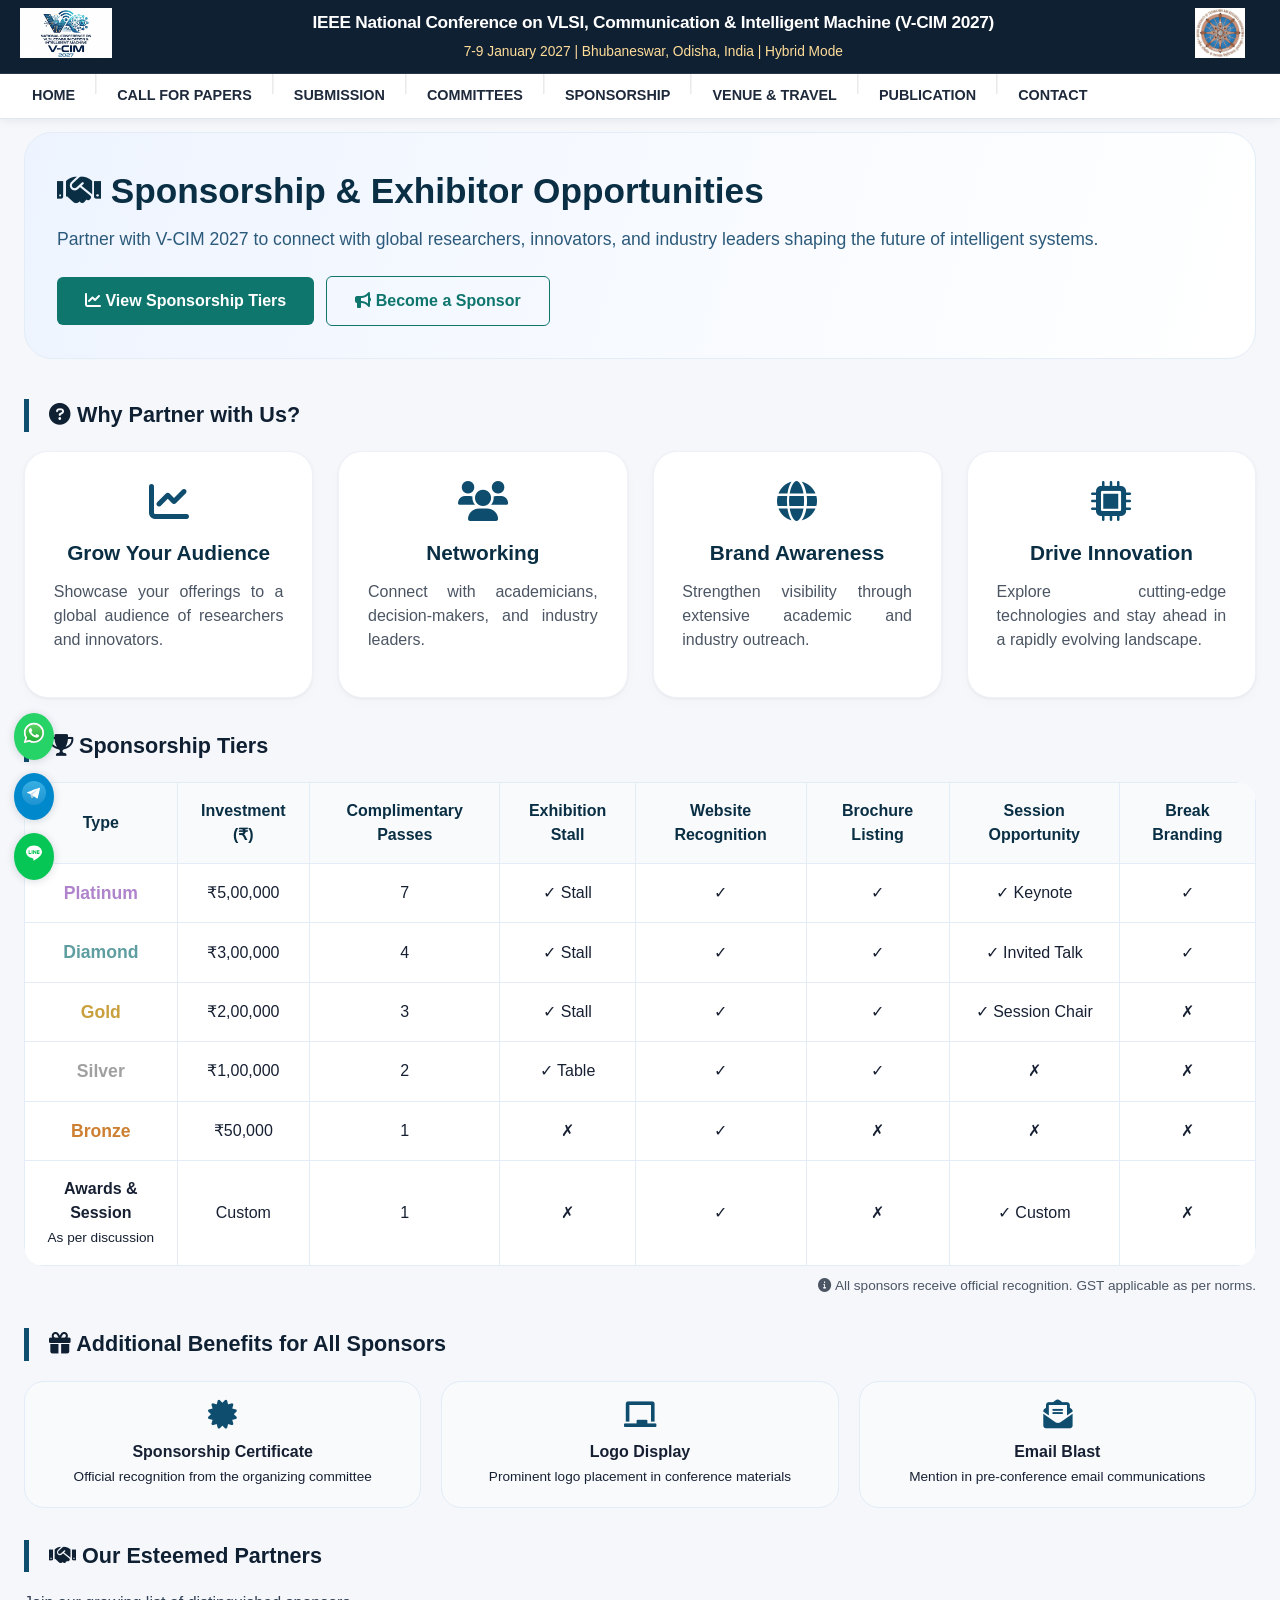
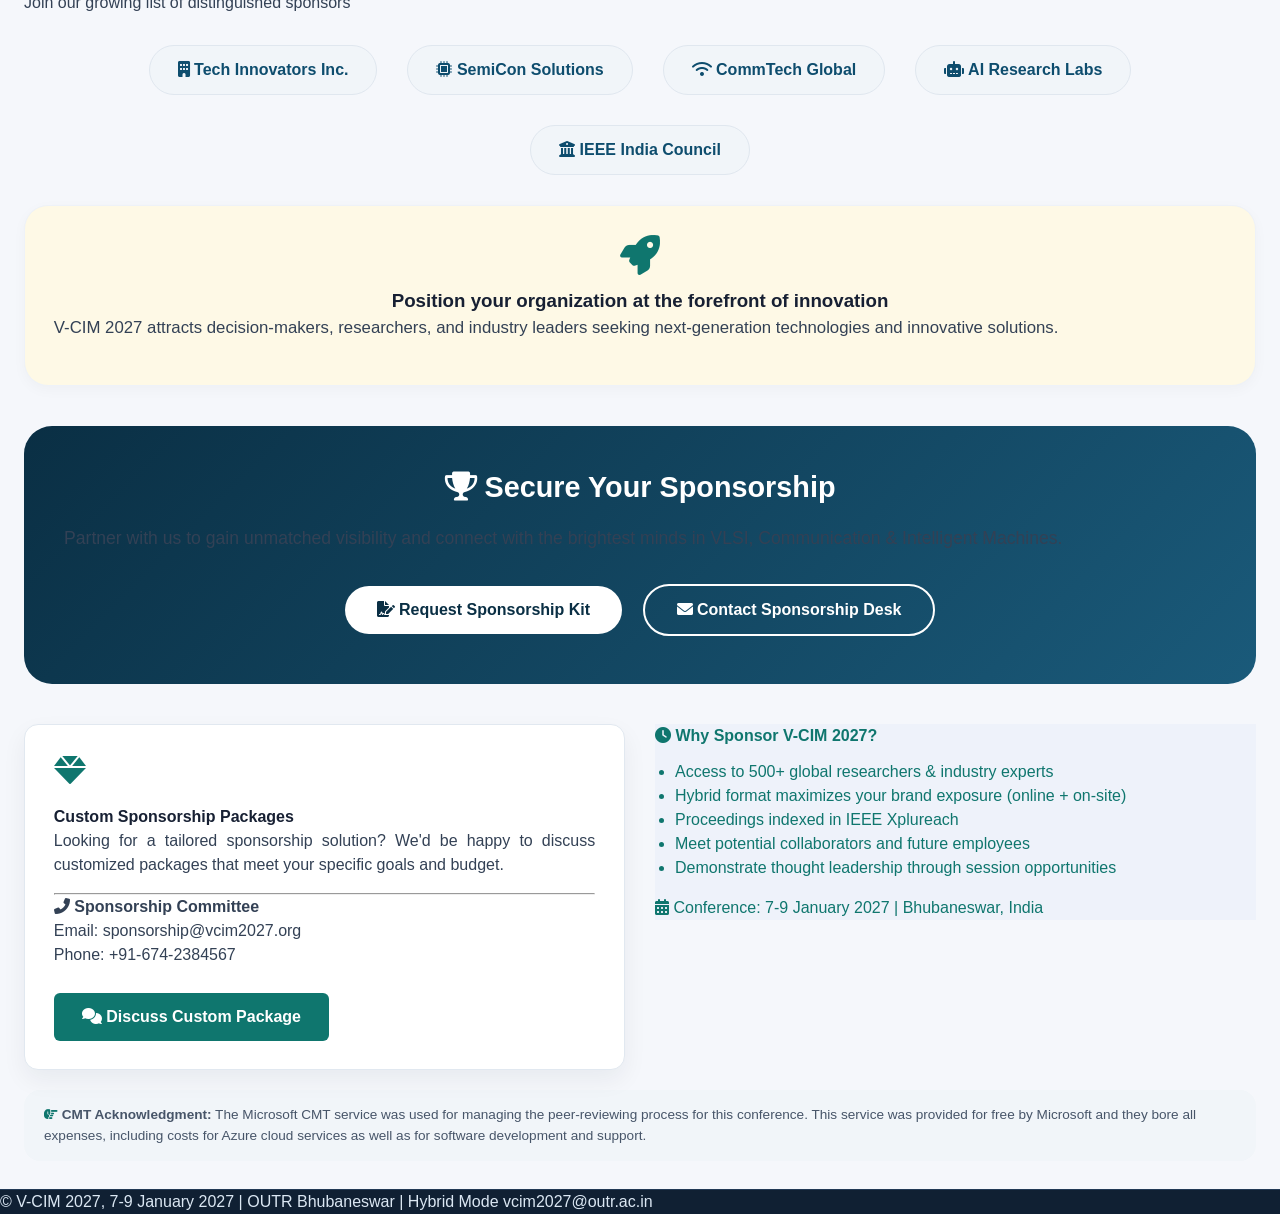
<file: sponsorship.html>
﻿<!DOCTYPE html>
<html lang="en">
<head>
    <meta charset="UTF-8">
    <meta name="viewport" content="width=device-width, initial-scale=1.0, user-scalable=yes">
    <title>V-CIM 2027 | Sponsorship & Exhibitor Opportunities - Partner with Us</title>
    
    <!-- Icons -->
    <link rel="stylesheet" href="https://cdnjs.cloudflare.com/ajax/libs/font-awesome/6.0.0-beta3/css/all.min.css">
    
    <!-- Main Stylesheet from css folder -->
    <link rel="stylesheet" href="css/style.css">
    
    <style>
        /* Page-specific styles for Sponsorship page - consistent with conference theme */
        .main-content {
            max-width: 1280px;
            margin: 160px auto 40px;
            padding: 0 24px;
        }

        .hero-sponsor {
            background: linear-gradient(105deg, #eef4ff 0%, #ffffff 100%);
            border-radius: 28px;
            padding: 2rem;
            margin-bottom: 40px;
            border: 1px solid #e2edf7;
        }

        .hero-sponsor h1 {
            font-size: 2.2rem;
            font-weight: 700;
            color: #0a2f44;
            margin-bottom: 0.5rem;
        }

        .hero-sponsor .tagline {
            font-size: 1.1rem;
            color: #2c5a7a;
            margin-bottom: 1rem;
        }

        .btn-primary-custom {
            background: #0e4d6e;
            border: none;
            padding: 12px 28px;
            border-radius: 40px;
            font-weight: 600;
            transition: 0.2s;
            color: white;
            text-decoration: none;
            display: inline-block;
        }

        .btn-primary-custom:hover {
            background: #1f7a9e;
            transform: translateY(-2px);
            color: white;
        }

        .btn-outline-custom {
            background: transparent;
            border: 1px solid #0e4d6e;
            padding: 12px 28px;
            border-radius: 40px;
            font-weight: 600;
            color: #0e4d6e;
            text-decoration: none;
            display: inline-block;
        }

        .btn-outline-custom:hover {
            background: #eef3fc;
        }

        .section-title {
            font-size: 1.8rem;
            font-weight: 700;
            margin: 2rem 0 1.2rem;
            border-left: 5px solid #0e4d6e;
            padding-left: 20px;
            color: #0a2f44;
        }

        .section-title:first-of-type {
            margin-top: 0;
        }

        /* Why Partner Cards */
        .partner-card {
            background: white;
            border-radius: 24px;
            padding: 1.8rem;
            box-shadow: 0 4px 14px rgba(0,0,0,0.02), 0 1px 3px rgba(0,0,0,0.05);
            border: 1px solid #eef2f8;
            text-align: center;
            transition: transform 0.2s;
            height: 100%;
        }
        .partner-card:hover {
            transform: translateY(-5px);
            box-shadow: 0 12px 24px rgba(0,0,0,0.08);
        }
        .partner-card i {
            font-size: 2.5rem;
            color: #0e4d6e;
            margin-bottom: 1rem;
        }
        .partner-card h4 {
            font-size: 1.3rem;
            font-weight: 700;
            margin-bottom: 0.75rem;
            color: #0a2f44;
        }
        .partner-card p {
            color: #4b5563;
            line-height: 1.5;
        }

        /* Sponsorship Table */
        .sponsor-table {
            width: 100%;
            border-collapse: collapse;
            border-radius: 20px;
            overflow: hidden;
            box-shadow: 0 5px 20px rgba(0,0,0,0.04);
            background: white;
        }
        .sponsor-table th, .sponsor-table td {
            border: 1px solid #e2edf7;
            padding: 16px 14px;
            vertical-align: middle;
            text-align: center;
        }
        .sponsor-table th {
            background: #f8fafc;
            font-weight: 700;
            color: #0a2f44;
            font-size: 1rem;
        }
        .sponsor-table td {
            background: white;
        }
        .sponsor-table tr:hover td {
            background-color: #fefce8;
        }
        .tier-badge {
            font-weight: 700;
            font-size: 1.1rem;
        }
        .tier-platinum { color: #b084cc; }
        .tier-diamond { color: #5f9ea0; }
        .tier-gold { color: #c9a03d; }
        .tier-silver { color: #a0a0a0; }
        .tier-bronze { color: #cd7f32; }
        .check-mark { color: #2e7d64; font-weight: bold; }
        .table-wrapper {
            overflow-x: auto;
            border-radius: 20px;
            margin: 20px 0 10px;
        }

        /* Benefits Grid */
        .benefits-grid {
            display: flex;
            flex-wrap: wrap;
            gap: 20px;
            margin: 20px 0;
        }
        .benefit-item {
            flex: 1;
            min-width: 200px;
            background: #f8fafc;
            border-radius: 20px;
            padding: 1.2rem;
            text-align: center;
            border: 1px solid #e2edf7;
        }
        .benefit-item i {
            font-size: 1.8rem;
            color: #0e4d6e;
            margin-bottom: 10px;
        }

        .partner-logos {
            display: flex;
            flex-wrap: wrap;
            gap: 30px;
            justify-content: center;
            align-items: center;
            margin: 30px 0;
        }
        .partner-placeholder {
            background: #f1f5f9;
            border-radius: 40px;
            padding: 12px 28px;
            font-weight: 600;
            color: #0e4d6e;
            font-size: 1rem;
            border: 1px solid #e0e7ef;
        }

        .cta-section {
            background: linear-gradient(135deg, #0a2f44 0%, #1a5a7a 100%);
            border-radius: 28px;
            padding: 2.5rem;
            color: white;
            text-align: center;
            margin: 40px 0;
        }
        .cta-section h3 {
            font-size: 1.8rem;
            margin-bottom: 1rem;
        }
        .cta-section .btn-light {
            background: white;
            color: #0a2f44;
            padding: 12px 32px;
            border-radius: 40px;
            font-weight: 700;
            text-decoration: none;
            display: inline-block;
            margin: 0.5rem;
            transition: 0.2s;
        }
        .cta-section .btn-light:hover {
            background: #eef4ff;
            transform: translateY(-2px);
        }
        .cta-section .btn-outline-light {
            background: transparent;
            border: 2px solid white;
            color: white;
            padding: 12px 32px;
            border-radius: 40px;
            font-weight: 700;
            text-decoration: none;
            display: inline-block;
            margin: 0.5rem;
        }
        .cta-section .btn-outline-light:hover {
            background: rgba(255,255,255,0.1);
        }

        .custom-card {
            background: white;
            border-radius: 24px;
            padding: 1.8rem;
            box-shadow: 0 4px 14px rgba(0,0,0,0.03);
            border: 1px solid #eef2f8;
            margin: 30px 0;
        }

        .mt-3 { margin-top: 1rem; }
        .mt-4 { margin-top: 1.5rem; }
        .mb-3 { margin-bottom: 1rem; }
        .text-muted { color: #4b5563; }
        .small { font-size: 0.85rem; }

        @media (max-width: 820px) {
            .main-content { margin-top: 140px; }
            .hero-sponsor h1 { font-size: 1.6rem; }
            .hero-sponsor { padding: 1.5rem; }
            .sponsor-table th, .sponsor-table td { padding: 10px 8px; font-size: 0.75rem; }
            .section-title { font-size: 1.5rem; }
            .partner-card { padding: 1.2rem; }
        }
    </style>
</head>
<body>

<button id="topBtn" title="Go to top"><i class="fas fa-arrow-up"></i></button>

<div class="header">
    <div class="top">
        <div class="row">
            <div class="logoes">
                <img src="images/vcim.png" alt="V-CIM Logo" onerror="this.src='data:image/svg+xml,%3Csvg xmlns=\'http://www.w3.org/2000/svg\' viewBox=\'0 0 100 100\'%3E%3Ccircle cx=\'50\' cy=\'50\' r=\'45\' fill=\'%23ffffff\'/%3E%3Cpath fill=\'%230a2f44\' d=\'M30 30 L70 30 L70 70 L30 70 Z\'/%3E%3Ctext x=\'50\' y=\'68\' font-size=\'28\' text-anchor=\'middle\' fill=\'white\' font-weight=\'bold\'%3EVC%3C/text%3E%3C/svg%3E'">
            </div>
            <div class="site-info">
                <div id="siteDescribe"><b>IEEE National Conference on VLSI, Communication & Intelligent Machine (V-CIM 2027)</b></div>
                <div id="siteName">7-9 January 2027 | Bhubaneswar, Odisha, India | Hybrid Mode</div>
            </div>
            <div class="logoer">
                <img src="images/outr.png" alt="OUTR Logo" onerror="this.src='data:image/svg+xml,%3Csvg xmlns=\'http://www.w3.org/2000/svg\' viewBox=\'0 0 100 100\'%3E%3Crect width=\'100\' height=\'100\' fill=\'%23ffffff\'/%3E%3Ctext x=\'15\' y=\'68\' fill=\'%230a2f44\' font-size=\'18\'%3EOUTR%3C/text%3E%3C/svg%3E'">
            </div>
        </div>
    </div>

    <div class="nav">
        <button class="menu-toggle" aria-label="Menu">&#9776;</button>
        <ul class="nav-list">
            <li class="nav-item"><a href="index.html">HOME</a></li><li class="nav-div"><img src="data:image/svg+xml,%3Csvg xmlns='http://www.w3.org/2000/svg' viewBox='0 0 2 20'%3E%3Crect width='1.5' height='20' fill='%23ccc'/%3E%3C/svg%3E" alt=""></li>
            <li class="nav-item"><a href="callforpapers.html">CALL FOR PAPERS</a></li><li class="nav-div"><img src="data:image/svg+xml,%3Csvg xmlns='http://www.w3.org/2000/svg' viewBox='0 0 2 20'%3E%3Crect width='1.5' height='20' fill='%23ccc'/%3E%3C/svg%3E" alt=""></li>
            <li class="nav-item"><a href="submission.html">SUBMISSION</a></li><li class="nav-div"><img src="data:image/svg+xml,%3Csvg xmlns='http://www.w3.org/2000/svg' viewBox='0 0 2 20'%3E%3Crect width='1.5' height='20' fill='%23ccc'/%3E%3C/svg%3E" alt=""></li>
            <li class="nav-item"><a href="committee.html">COMMITTEES</a></li><li class="nav-div"><img src="data:image/svg+xml,%3Csvg xmlns='http://www.w3.org/2000/svg' viewBox='0 0 2 20'%3E%3Crect width='1.5' height='20' fill='%23ccc'/%3E%3C/svg%3E" alt=""></li>
            <li class="nav-item"><a href="sponsorship.html">SPONSORSHIP</a></li><li class="nav-div"><img src="data:image/svg+xml,%3Csvg xmlns='http://www.w3.org/2000/svg' viewBox='0 0 2 20'%3E%3Crect width='1.5' height='20' fill='%23ccc'/%3E%3C/svg%3E" alt=""></li>
            <li class="nav-item"><a href="venue.html">VENUE & TRAVEL</a></li><li class="nav-div"><img src="data:image/svg+xml,%3Csvg xmlns='http://www.w3.org/2000/svg' viewBox='0 0 2 20'%3E%3Crect width='1.5' height='20' fill='%23ccc'/%3E%3C/svg%3E" alt=""></li>
            <li class="nav-item"><a href="publication.html">PUBLICATION</a></li><li class="nav-div"><img src="data:image/svg+xml,%3Csvg xmlns='http://www.w3.org/2000/svg' viewBox='0 0 2 20'%3E%3Crect width='1.5' height='20' fill='%23ccc'/%3E%3C/svg%3E" alt=""></li>
            <li class="nav-item"><a href="contact.html">CONTACT</a></li>
        </ul>
    </div>
</div>


<main class="main-content">
    <!-- Hero Section -->
    <div class="hero-sponsor">
        <h1><i class="fas fa-handshake"></i> Sponsorship & Exhibitor Opportunities</h1>
        <div class="tagline">Partner with V-CIM 2027 to connect with global researchers, innovators, and industry leaders shaping the future of intelligent systems.</div>
        <div class="mt-4" style="display: flex; flex-wrap: wrap; gap: 12px; align-items: center;">
            <a href="#" class="btn-primary-custom"><i class="fas fa-chart-line"></i> View Sponsorship Tiers</a>
            <a href="#" class="btn-outline-custom"><i class="fas fa-bullhorn"></i> Become a Sponsor</a>
        </div>
    </div>

    <!-- Why Partner With Us -->
    <h2 class="section-title"><i class="fas fa-question-circle"></i> Why Partner with Us?</h2>
    <div style="display: flex; flex-wrap: wrap; gap: 25px; margin-bottom: 20px;">
        <div style="flex: 1; min-width: 220px;">
            <div class="partner-card">
                <i class="fas fa-chart-line"></i>
                <h4>Grow Your Audience</h4>
                <p>Showcase your offerings to a global audience of researchers and innovators.</p>
            </div>
        </div>
        <div style="flex: 1; min-width: 220px;">
            <div class="partner-card">
                <i class="fas fa-users"></i>
                <h4>Networking</h4>
                <p>Connect with academicians, decision-makers, and industry leaders.</p>
            </div>
        </div>
        <div style="flex: 1; min-width: 220px;">
            <div class="partner-card">
                <i class="fas fa-globe"></i>
                <h4>Brand Awareness</h4>
                <p>Strengthen visibility through extensive academic and industry outreach.</p>
            </div>
        </div>
        <div style="flex: 1; min-width: 220px;">
            <div class="partner-card">
                <i class="fas fa-microchip"></i>
                <h4>Drive Innovation</h4>
                <p>Explore cutting-edge technologies and stay ahead in a rapidly evolving landscape.</p>
            </div>
        </div>
    </div>

    <!-- Sponsorship Tiers Table -->
    <h2 class="section-title"><i class="fas fa-trophy"></i> Sponsorship Tiers</h2>
    <div class="table-wrapper">
        <table class="sponsor-table">
            <thead>
                <tr><th>Type</th><th>Investment (₹)</th><th>Complimentary Passes</th><th>Exhibition Stall</th><th>Website Recognition</th><th>Brochure Listing</th><th>Session Opportunity</th><th>Break Branding</th></tr>
            </thead>
            <tbody>
                <tr><td class="tier-badge tier-platinum"><strong>Platinum</strong></td><td>₹5,00,000</td><td>7</td><td>✓ Stall</td><td>✓</td><td>✓</td><td>✓ Keynote</td><td>✓</td></tr>
                <tr><td class="tier-badge tier-diamond"><strong>Diamond</strong></td><td>₹3,00,000</td><td>4</td><td>✓ Stall</td><td>✓</td><td>✓</td><td>✓ Invited Talk</td><td>✓</td></tr>
                <tr><td class="tier-badge tier-gold"><strong>Gold</strong></td><td>₹2,00,000</td><td>3</td><td>✓ Stall</td><td>✓</td><td>✓</td><td>✓ Session Chair</td><td>✗</td></tr>
                <tr><td class="tier-badge tier-silver"><strong>Silver</strong></td><td>₹1,00,000</td><td>2</td><td>✓ Table</td><td>✓</td><td>✓</td><td>✗</td><td>✗</td></tr>
                <tr><td class="tier-badge tier-bronze"><strong>Bronze</strong></td><td>₹50,000</td><td>1</td><td>✗</td><td>✓</td><td>✗</td><td>✗</td><td>✗</td></tr>
                <tr><td><strong>Awards & Session</strong><br><span class="small">As per discussion</span></td><td>Custom</td><td>1</td><td>✗</td><td>✓</td><td>✗</td><td>✓ Custom</td><td>✗</td></tr>
            </tbody>
        </table>
    </div>
    <div class="small text-muted" style="margin-top: 6px; text-align: right;"><i class="fas fa-info-circle"></i> All sponsors receive official recognition. GST applicable as per norms.</div>

    <!-- Additional Benefits for All Sponsors -->
    <h2 class="section-title"><i class="fas fa-gift"></i> Additional Benefits for All Sponsors</h2>
    <div class="benefits-grid">
        <div class="benefit-item"><i class="fas fa-certificate"></i><br><strong>Sponsorship Certificate</strong><br><span class="small">Official recognition from the organizing committee</span></div>
        <div class="benefit-item"><i class="fas fa-chalkboard"></i><br><strong>Logo Display</strong><br><span class="small">Prominent logo placement in conference materials</span></div>
        <div class="benefit-item"><i class="fas fa-envelope-open-text"></i><br><strong>Email Blast</strong><br><span class="small">Mention in pre-conference email communications</span></div>
    </div>

    <!-- Our Esteemed Partners -->
    <h2 class="section-title"><i class="fas fa-handshake"></i> Our Esteemed Partners</h2>
    <p>Join our growing list of distinguished sponsors</p>
    <div class="partner-logos">
        <div class="partner-placeholder"><i class="fas fa-building"></i> Tech Innovators Inc.</div>
        <div class="partner-placeholder"><i class="fas fa-microchip"></i> SemiCon Solutions</div>
        <div class="partner-placeholder"><i class="fas fa-wifi"></i> CommTech Global</div>
        <div class="partner-placeholder"><i class="fas fa-robot"></i> AI Research Labs</div>
        <div class="partner-placeholder"><i class="fas fa-university"></i> IEEE India Council</div>
    </div>

    <!-- Position your organization at the forefront -->
    <div class="custom-card" style="text-align: center; background: #fef9e6;">
        <i class="fas fa-rocket" style="font-size: 2.5rem; color: #0e4d6e;"></i>
        <h3 style="margin-top: 10px;">Position your organization at the forefront of innovation</h3>
        <p style="font-size: 1.05rem;">V-CIM 2027 attracts decision-makers, researchers, and industry leaders seeking next-generation technologies and innovative solutions.</p>
    </div>

    <!-- Secure Your Sponsorship + Custom Packages CTA -->
    <div class="cta-section">
        <h3><i class="fas fa-trophy"></i> Secure Your Sponsorship</h3>
        <p style="font-size: 1.1rem; margin-bottom: 1.5rem;">Partner with us to gain unmatched visibility and connect with the brightest minds in VLSI, Communication & Intelligent Machines.</p>
        <a href="#" class="btn-light"><i class="fas fa-file-signature"></i> Request Sponsorship Kit</a>
        <a href="#" class="btn-outline-light"><i class="fas fa-envelope"></i> Contact Sponsorship Desk</a>
    </div>

    <!-- Custom Sponsorship Packages -->
    <div style="display: flex; gap: 30px; flex-wrap: wrap; margin: 30px 0 20px;">
        <div style="flex: 1; min-width: 280px;">
            <div class="info-card" style="background: white; border-radius: 24px; padding: 1.8rem;">
                <i class="fas fa-gem" style="font-size: 2rem; color: #0e4d6e;"></i>
                <h4 class="mt-3">Custom Sponsorship Packages</h4>
                <p>Looking for a tailored sponsorship solution? We'd be happy to discuss customized packages that meet your specific goals and budget.</p>
                <hr>
                <p><i class="fas fa-phone-alt"></i> <strong>Sponsorship Committee</strong><br>Email: sponsorship@vcim2027.org<br>Phone: +91-674-2384567</p>
                <a href="#" class="btn-primary-custom" style="margin-top: 10px; display: inline-block;"><i class="fas fa-comments"></i> Discuss Custom Package</a>
            </div>
        </div>
        <div style="flex: 1; min-width: 280px;">
            <div class="notes-card" style="background: #eef2fa; border-left-color: #0e4d6e;">
                <h4><i class="fas fa-clock"></i> Why Sponsor V-CIM 2027?</h4>
                <ul style="margin-top: 12px; padding-left: 20px;">
                    <li>Access to 500+ global researchers & industry experts</li>
                    <li>Hybrid format maximizes your brand exposure (online + on-site)</li>
                    <li>Proceedings indexed in IEEE Xplureach</li>
                    <li>Meet potential collaborators and future employees</li>
                    <li>Demonstrate thought leadership through session opportunities</li>
                </ul>
                <div class="mt-3"><i class="fas fa-calendar-alt"></i> Conference: 7-9 January 2027 | Bhubaneswar, India</div>
            </div>
        </div>
    </div>

    <!-- CMT Acknowledgment (keeping consistency) -->
    <div style="margin-top: 20px; margin-bottom: 20px; padding: 15px 20px; background: #f1f5f9; border-radius: 16px; color: #475569; font-size: 0.85rem;">
        <i class="fas fa-hand-point-right" style="color:#0e4d6e;"></i> <strong>CMT Acknowledgment:</strong> The Microsoft CMT service was used for managing the peer-reviewing process for this conference. This service was provided for free by Microsoft and they bore all expenses, including costs for Azure cloud services as well as for software development and support.
    </div>
</main>

<footer class="site-footer">
    <div class="uniform-footer-line">&copy; V-CIM 2027, 7-9 January 2027 | OUTR Bhubaneswar | Hybrid Mode vcim2027@outr.ac.in</div>
</footer>

<div class="whatsapp-icon"><a href="#" aria-label="WhatsApp"><img src="images/WhatsApp.svg" alt="WhatsApp"></a></div>
<div class="telegram-icon"><a href="#" aria-label="Telegram"><img src="images/Telegram_logo.svg" alt="Telegram"></a></div>
<div class="line-icon"><a href="#" aria-label="Line"><img src="images/LINE_logo.svg" alt="Line"></a></div>

<script src="js/script.js"></script>
</body>
</html>
</file>
<file: css/style.css>
/* style.css - V-CIM 2027 Conference Website */
* {
    margin: 0;
    padding: 0;
    box-sizing: border-box;
}

body {
    font-family: Inter, "Segoe UI", Roboto, Arial, sans-serif;
    background: #f5f7fb;
    color: #172033;
    line-height: 1.5;
}

/* HEADER (fixed) */
.header {
    position: fixed;
    top: 0;
    left: 0;
    right: 0;
    z-index: 1000;
    background: white;
    box-shadow: 0 1px 10px rgba(15,23,42,0.08);
    transition: top 0.3s ease;
}

.top {
    background: #102033;
    padding: 8px 20px;
    border-bottom: 1px solid rgba(255,255,255,0.1);
}

.row {
    max-width: 1280px;
    margin: 0 auto;
    display: flex;
    align-items: center;
    justify-content: space-between;
    flex-wrap: wrap;
    gap: 15px;
}

.logoes img, .logoer img {
    height: 50px;
    width: auto;
}

.site-info {
    text-align: center;
    flex: 1;
}

#siteDescribe {
    font-size: 1.08rem;
    font-weight: 700;
    color: white;
    letter-spacing: -0.3px;
}

#siteName {
    font-size: 0.86rem;
    color: #ffdd99;
    margin-top: 6px;
    font-weight: 500;
}

.logoer {
    width: 65px;
}

/* NAVIGATION */
.nav {
    background: #ffffff;
    border-bottom: 1px solid #e2e8f0;
}

.nav-list {
    display: flex;
    list-style: none;
    max-width: 1280px;
    margin: 0 auto;
    padding: 0 20px;
    flex-wrap: wrap;
}

.nav-item a {
    display: inline-block;
    padding: 11px 12px;
    font-weight: 600;
    font-size: 0.9rem;
    color: #1e293b;
    text-decoration: none;
    transition: 0.2s;
}

.nav-item a:hover, .nav-item a.active {
    color: #0f766e;
    background: #eef7f4;
    border-bottom: 2px solid #0f766e;
}

.nav-div img {
    height: 20px;
    margin: 0 8px;
    opacity: 0.4;
}

.menu-toggle {
    display: none;
    background: none;
    border: none;
    font-size: 28px;
    cursor: pointer;
    padding: 12px 20px;
    color: #0a2f44;
}

/* SLIDER */
.sldiv {
    margin-top: 110px;
}

#rslides {
    position: relative;
    list-style: none;
    overflow: hidden;
    width: 100%;
    padding: 0;
    margin: 0;
}

#rslides li {
    position: absolute;
    display: none;
    width: 100%;
    left: 0;
    top: 0;
}

#rslides li:first-child {
    position: relative;
    display: block;
}

#rslides img {
    width: 100%;
    height: auto;
    max-height: 330px;
    object-fit: cover;
}

/* MAIN LAYOUT */
.main {
    max-width: 1200px;
    margin: 30px auto;
    padding: 0 24px;
    display: grid;
    grid-template-columns: minmax(0, 2.25fr) minmax(280px, 0.9fr);
    gap: 24px;
}

.left,
.right {
    min-width: 0;
}

/* SECTIONS & CARDS */
.section {
    background: white;
    border-radius: 12px;
    padding: 22px;
    margin-bottom: 20px;
    box-shadow: 0 10px 24px rgba(18,32,51,0.06);
    border: 1px solid #e5edf6;
}

.title {
    font-size: 1.36rem;
    font-weight: 700;
    margin-bottom: 20px;
    border-left: 4px solid #0f766e;
    padding-left: 14px;
}

.title .line span {
    color: #102033;
}

p {
    margin-bottom: 16px;
    color: #334155;
    text-align: justify;
}

.important-dates {
    background: #eef7f4;
    border-radius: 12px;
    padding: 16px 20px;
    margin: 20px 0;
}

.date-table {
    width: 100%;
    border-collapse: collapse;
}

.date-table td {
    padding: 12px 8px;
    border-bottom: 1px solid #d0e2ef;
    font-weight: 500;
}

.date-table td:first-child {
    font-weight: 600;
    color: #102033;
}

/* BUTTONS */
.btn-secondary {
    display: inline-block;
    background: #0f766e;
    color: white;
    padding: 12px 28px;
    border-radius: 999px;
    font-weight: 600;
    text-decoration: none;
    margin-top: 12px;
    transition: 0.2s;
    border: none;
}

.btn-secondary:hover {
    background: #115e59;
    transform: translateY(-2px);
}

/* TRACK GRID */
.track-grid {
    display: grid;
    grid-template-columns: repeat(auto-fit, minmax(190px, 1fr));
    gap: 12px;
    margin: 20px 0;
}

.track-card {
    background: #f8fafc;
    border-radius: 12px;
    padding: 15px 16px;
    border: 1px solid #dbe8ee;
    text-align: center;
    font-weight: 600;
    color: #0f766e;
}

/* RIGHT SIDEBAR */
.right-box {
    background: white;
    border-radius: 12px;
    margin-bottom: 18px;
    border: 1px solid #e5edf6;
    overflow: hidden;
    box-shadow: 0 10px 24px rgba(18,32,51,0.06);
}

.right-heading {
    background: #102033;
    color: white;
    font-weight: 700;
    font-size: 1rem;
    padding: 12px 16px;
}

.icontainer {
    display: flex;
    justify-content: center;
    gap: 18px;
    padding: 20px;
    flex-wrap: wrap;
}

.icontainer a {
    background: #eef7f4;
    width: 42px;
    height: 42px;
    display: inline-flex;
    align-items: center;
    justify-content: center;
    border-radius: 999px;
    color: #0f766e;
    font-size: 22px;
    transition: 0.2s;
    text-decoration: none;
}

.icontainer a:hover {
    background: #0f766e;
    color: white;
    transform: translateY(-3px);
}

.rightmenu {
    list-style: none;
    padding: 8px 0;
}

.rightmenu li {
    border-bottom: 1px solid #ecf3fa;
}

.rightmenu li a {
    display: block;
    padding: 12px 20px;
    color: #1e293b;
    text-decoration: none;
    font-weight: 500;
    transition: 0.2s;
}

.rightmenu li a:hover {
    background: #f1f9fe;
    color: #0f766e;
    padding-left: 28px;
}

.rightmenu-toggle {
    display: none;
    background: #0f766e;
    color: white;
    border: none;
    padding: 12px;
    width: 100%;
    font-weight: 600;
    cursor: pointer;
}

.badge {
    background: #e9f7f4;
    padding: 4px 12px;
    border-radius: 6px;
    font-size: 0.75rem;
    font-weight: 600;
    color: #0f766e;
}

/* STICKY SOCIAL ICONS */
.whatsapp-icon, .telegram-icon, .line-icon {
    position: fixed;
    left: 14px;
    z-index: 1000;
    border-radius: 50%;
    padding: 8px;
    box-shadow: 0 1px 8px rgba(15,23,42,0.16);
}
.whatsapp-icon { bottom: 140px; background: #25D366; }
.telegram-icon { bottom: 80px; background: #0088cc; }
.line-icon { bottom: 20px; background: #06c755; }
.whatsapp-icon img, .telegram-icon img, .line-icon img { width: 24px; height: 24px; }

/* BACK TO TOP BUTTON */
#topBtn {
    position: fixed;
    bottom: 30px;
    right: 25px;
    background: #0e4d6e;
    color: white;
    border: none;
    border-radius: 8px;
    width: 44px;
    height: 44px;
    font-size: 20px;
    cursor: pointer;
    display: none;
    z-index: 999;
    box-shadow: 0 1px 8px rgba(15,23,42,0.18);
    transition: 0.2s;
}
#topBtn:hover {
    background: #1f7a9e;
    transform: translateY(-3px);
}

/* RESPONSIVE STYLES */
@media (max-width: 820px) {
    .header { position: static; }
    .main { grid-template-columns: 1fr; }
    .menu-toggle { display: block; }
    .nav-list {
        display: none;
        flex-direction: column;
        background: white;
        width: 100%;
        padding: 0;
    }
    .nav-list.show { display: flex; }
    .nav-div { display: none; }
    .sldiv { margin-top: 0; }
    .top .row { flex-direction: column; text-align: center; }
    .site-info { width: 100%; }
    #siteDescribe { font-size: 1.1rem; }
    .rightmenu-toggle { display: block; }
    .rightmenu { display: none; }
    .rightmenu.show { display: block; }
}

/* Unified lightweight page visuals */
.main-content {
    max-width: 1200px;
    margin: 132px auto 28px !important;
    padding: 0 24px;
}

.page-tabs {
    max-width: 1200px;
    margin: 126px auto 0;
    padding: 0 24px;
}

.sldiv + .page-tabs {
    margin-top: 16px;
}

.page-tabs + .main-content {
    margin-top: 18px !important;
}

.page-tabs__inner {
    display: grid;
    grid-template-columns: repeat(8, minmax(0, 1fr));
    gap: 8px;
    padding: 8px;
    background: #ffffff;
    border: 1px solid #e1e8f0;
    border-radius: 16px;
    box-shadow: 0 10px 24px rgba(18,32,51,0.06);
}

.page-tabs a {
    color: #334155;
    text-decoration: none;
    text-align: center;
    font-size: 0.82rem;
    font-weight: 700;
    line-height: 1.2;
    padding: 10px 8px;
    border-radius: 999px;
    border: 1px solid transparent;
    white-space: nowrap;
}

.page-tabs a:hover,
.page-tabs a.active {
    color: #ffffff;
    background: #0f766e;
    border-color: #0f766e;
}

.hero-cfp,
.hero-submit,
.hero-pub,
.hero-reg,
.hero-venue,
.hero-contact {
    background: linear-gradient(135deg, #ffffff 0%, #eef7f4 100%) !important;
    border: 1px solid #dce8ef !important;
    border-radius: 18px !important;
    padding: 28px !important;
    margin-bottom: 24px !important;
    box-shadow: 0 12px 28px rgba(18,32,51,0.07) !important;
}

.hero-cfp h1,
.hero-submit h1,
.hero-pub h1,
.hero-reg h1,
.hero-venue h1,
.hero-contact h1 {
    color: #102033 !important;
    font-size: 1.9rem !important;
    letter-spacing: 0 !important;
}

.section-title {
    color: #102033 !important;
    font-size: 1.35rem !important;
}

.card-shadow,
.topic-card,
.committee-card-item,
.contact-card,
.info-card,
.registration-card,
.fee-card,
.venue-card,
.publication-card {
    border-radius: 14px !important;
    box-shadow: 0 10px 24px rgba(18,32,51,0.06) !important;
}

.topic-card:hover,
.btn-primary-custom:hover,
.btn-outline-custom:hover,
.btn-secondary:hover,
.icontainer a:hover,
#topBtn:hover {
    transform: none !important;
}

.btn-primary-custom,
.btn-outline-custom {
    border-radius: 6px !important;
}

.site-footer {
    background: #102033;
    color: #dbe7f3;
    border-top: 1px solid #223955;
    margin-top: 24px;
}

.footer-integrated {
    max-width: 1200px;
    margin: 0 auto;
    padding: 14px 24px 12px;
}

.footer-grid {
    display: grid;
    grid-template-columns: 1.1fr 1.4fr;
    gap: 14px;
    align-items: center;
}

.footer-block h4 {
    color: #ffffff;
    font-size: 0.92rem;
    margin-bottom: 4px;
}

.footer-block ul {
    display: flex;
    flex-wrap: wrap;
    justify-content: flex-end;
    gap: 8px 14px;
    list-style: none;
    padding: 0;
}

.footer-block a,
.footer-block address a {
    color: #dbe7f3;
    text-decoration: none;
}

.footer-block a:hover,
.footer-block address a:hover {
    color: #ffdd99;
}

.footer-block address {
    font-style: normal;
}

.footer-block address p,
.footer-block p {
    color: #dbe7f3;
    margin-bottom: 4px;
    text-align: left;
    font-size: 0.82rem;
}

.copyright-bar {
    border-top: 1px solid rgba(255,255,255,0.16);
    color: #cbd5e6;
    font-size: 0.76rem;
    margin-top: 10px;
    padding-top: 8px;
    text-align: center;
}

.footer-note {
    color: #aebed0;
    margin: 2px 0 0;
    text-align: center;
    font-size: 0.74rem;
}

.site-footer .footer-block:nth-child(3) {
    display: none;
}

.topics-grid,
.travel-grid,
.grid-2cols,
.grid-3cols,
.venue-grid {
    display: grid !important;
    gap: 16px !important;
}

.topics-grid,
.grid-3cols,
.travel-grid {
    grid-template-columns: repeat(auto-fit, minmax(220px, 1fr)) !important;
}

.grid-2cols,
.venue-grid {
    grid-template-columns: repeat(auto-fit, minmax(300px, 1fr)) !important;
}

.card-shadow,
.topic-card,
.committee-card-item,
.venue-info,
.map-container,
.travel-item,
.contact-card,
.info-card,
.step-box {
    border: 1px solid #e1e8f0 !important;
}

.badge-date,
.btn-primary-custom,
.right-heading,
.committee-card-header,
.contact-icon,
.pub-icon,
.deadline-badge {
    background: #0f766e !important;
}

.btn-outline-custom {
    border-color: #0f766e !important;
    color: #0f766e !important;
}

.btn-outline-custom:hover {
    background: #0f766e !important;
    color: #ffffff !important;
}

[style*="#0e4d6e"] {
    color: #0f766e !important;
}

[style*="background:#0e4d6e"],
[style*="background: #0e4d6e"] {
    background: #0f766e !important;
}

[style*="border-left: 4px solid #0e4d6e"],
[style*="border-left:4px solid #0e4d6e"] {
    border-left-color: #0f766e !important;
}

@media (max-width: 820px) {
    .main-content {
        margin-top: 12px !important;
    }

    .page-tabs {
        margin-top: 14px;
    }

    .page-tabs__inner {
        display: flex;
        overflow-x: auto;
        scrollbar-width: thin;
    }

    .page-tabs a {
        flex: 0 0 auto;
    }

    .footer-grid {
        grid-template-columns: 1fr;
    }

    .footer-block ul {
        justify-content: flex-start;
    }

    .hero-cfp h1,
    .hero-submit h1,
    .hero-pub h1,
    .hero-reg h1,
    .hero-venue h1,
    .hero-contact h1 {
        font-size: 1.55rem !important;
    }
}
</file>
